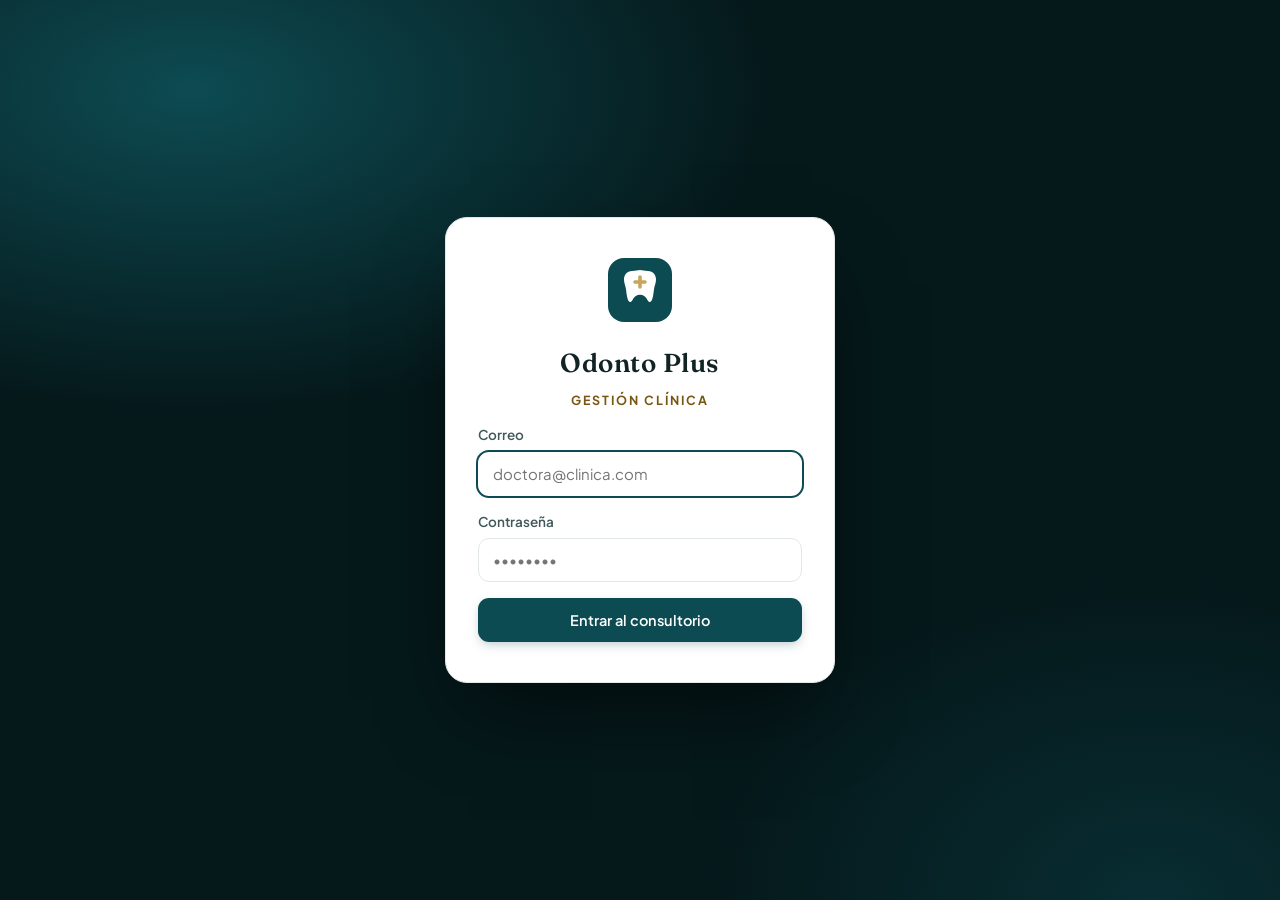
<file: pb_public/index.html>
<!doctype html>
<html lang="es">
<head>
  <meta charset="utf-8">
  <meta name="viewport" content="width=device-width, initial-scale=1, viewport-fit=cover">
  <title>Odonto Plus · Gestión Clínica</title>
  
  <!-- PWA & Identidad -->
  <meta name="application-name" content="Odonto Plus">
  <meta name="apple-mobile-web-app-title" content="Odonto Plus">
  <meta name="theme-color" content="#0d4b52">
  <meta name="color-scheme" content="only light">
  <meta name="description" content="Odonto Plus · Sistema integral de gestión clínica odontológica">
  <link rel="manifest" href="manifest.webmanifest">
  
  <!-- iOS Meta Tags -->
  <meta name="apple-mobile-web-app-capable" content="yes">
  <meta name="apple-mobile-web-app-status-bar-style" content="black-translucent">
  <link rel="apple-touch-icon" href="icons/apple-touch-icon.png">
  
  <!-- Favicons -->
  <link rel="icon" type="image/svg+xml" href="icons/logo.svg">
  <link rel="icon" type="image/png" sizes="192x192" href="icons/icon-192.png">
  <link rel="icon" type="image/png" sizes="512x512" href="icons/icon-512.png">

  <!-- Tipografía Editorial con Carácter: Fraunces (Serif) + Plus Jakarta Sans (UI) -->
  <link rel="preconnect" href="https://fonts.googleapis.com">
  <link rel="preconnect" href="https://fonts.gstatic.com" crossorigin>
  <link href="https://fonts.googleapis.com/css2?family=Fraunces:ital,opsz,wght@0,9..144,400..700;1,9..144,400&family=Plus+Jakarta+Sans:wght@400;500;600;700&display=swap" rel="stylesheet">
  
  <link rel="stylesheet" href="style.css">
</head>
<body>
  <div id="app"></div>
  <script type="module" src="js/app.js"></script>
</body>
</html>
</file>
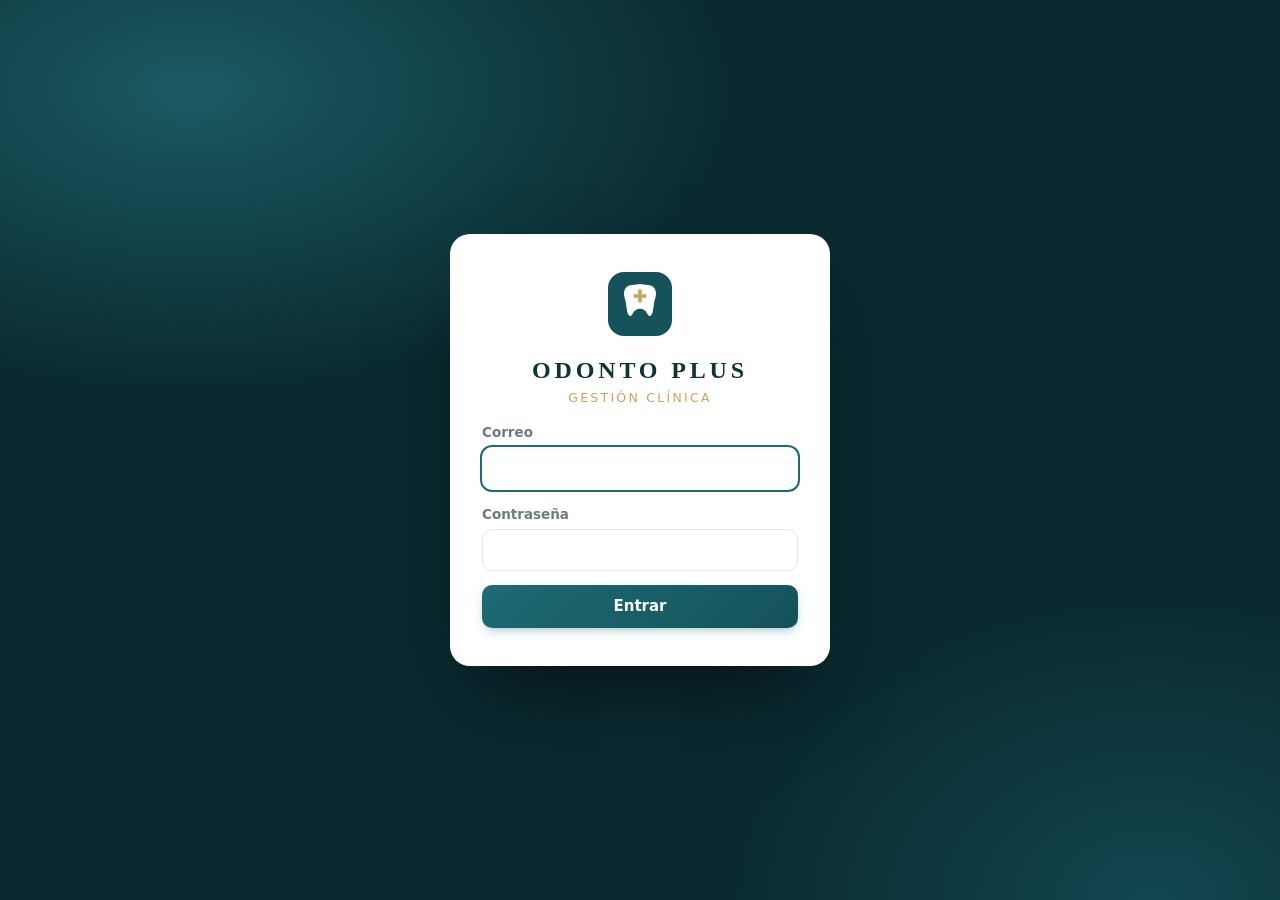
<file: parche maestro/ODONTO-PLUS-parche-2/pb_public/index.html>
<!doctype html>
<html lang="es"><head><meta charset="utf-8"><meta name="viewport" content="width=device-width,initial-scale=1,viewport-fit=cover">
<title>ODONTO PLUS</title><meta name="application-name" content="ODONTO PLUS"><meta name="apple-mobile-web-app-title" content="ODONTO PLUS"><meta name="theme-color" content="#0f3a41">
<meta name="description" content="ODONTO PLUS · Gestión clínica odontológica"><meta property="og:title" content="ODONTO PLUS"><meta property="og:site_name" content="ODONTO PLUS">
<link rel="icon" href="data:image/svg+xml,%3Csvg xmlns='http://www.w3.org/2000/svg' viewBox='0 0 32 32'%3E%3Crect width='32' height='32' rx='8' fill='%230f3a41'/%3E%3Cpath d='M16 6c-1.200 0-2 .5-4 .5C9.500 6.500 8 8.300 8 10.800c0 1.800.7 2.800 1 4.800.3 2.200.6 6.400 2.200 6.400 1.300 0 1.300-3.600 4.800-3.600s3.500 3.600 4.800 3.600c1.600 0 1.900-4.200 2.200-6.400.3-2 1-3 1-4.800 0-2.500-1.500-4.300-4-4.300-2 0-2.800-.5-4-.5z' fill='%23fff'/%3E%3Cpath d='M16 9.500v5M13.500 12h5' stroke='%23c9a45c' stroke-width='1.800' stroke-linecap='round'/%3E%3C/svg%3E"><link rel="apple-touch-icon" href="data:image/svg+xml,%3Csvg xmlns='http://www.w3.org/2000/svg' viewBox='0 0 32 32'%3E%3Crect width='32' height='32' rx='8' fill='%230f3a41'/%3E%3Cpath d='M16 6c-1.200 0-2 .5-4 .5C9.500 6.500 8 8.300 8 10.800c0 1.800.7 2.800 1 4.800.3 2.200.6 6.400 2.200 6.400 1.300 0 1.300-3.600 4.800-3.600s3.500 3.600 4.800 3.600c1.600 0 1.900-4.200 2.200-6.400.3-2 1-3 1-4.800 0-2.500-1.500-4.300-4-4.300-2 0-2.800-.5-4-.5z' fill='%23fff'/%3E%3Cpath d='M16 9.500v5M13.500 12h5' stroke='%23c9a45c' stroke-width='1.800' stroke-linecap='round'/%3E%3C/svg%3E"><link rel="stylesheet" href="style.css"></head>
<body><div id="app"></div><script type="module" src="js/app.js"></script></body></html>
</file>
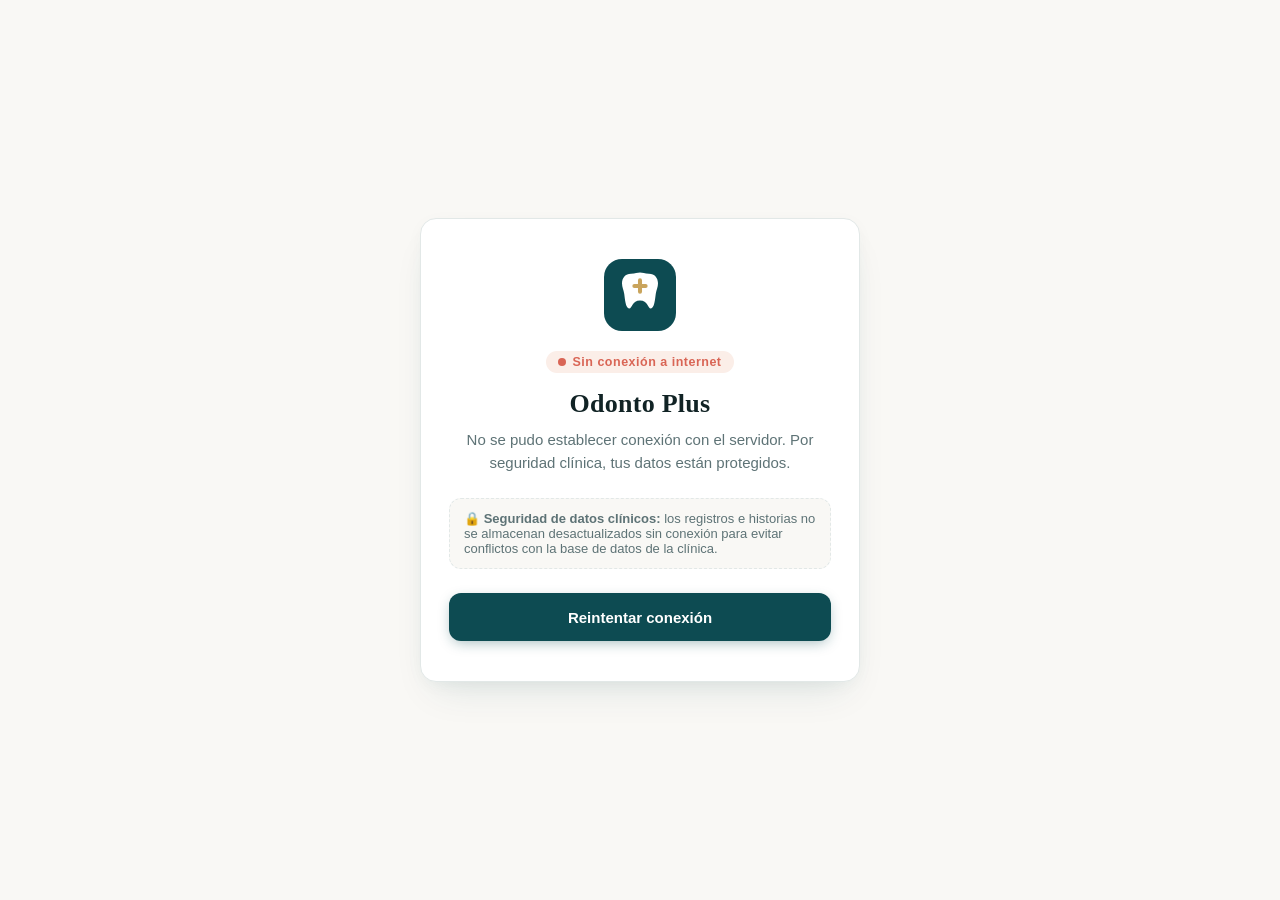
<file: pb_public/offline.html>
<!doctype html>
<html lang="es">
<head>
  <meta charset="utf-8">
  <meta name="viewport" content="width=device-width, initial-scale=1, viewport-fit=cover">
  <title>Odonto Plus · Sin conexión</title>
  <meta name="theme-color" content="#0d4b52">
  <style>
    :root {
      --bg: #f9f8f5;
      --surface: #ffffff;
      --ink: #112325;
      --mut: #5e7376;
      --pri: #0d4b52;
      --pri-hover: #08363b;
      --coral: #d96555;
      --gold: #c9a45c;
      --ln: #e2e8e7;
      --r: 16px;
    }
    * { box-sizing: border-box; margin: 0; padding: 0; }
    body {
      background: var(--bg);
      color: var(--ink);
      font-family: -apple-system, BlinkMacSystemFont, "Segoe UI", Roboto, sans-serif;
      min-height: 100dvh;
      display: grid;
      place-items: center;
      padding: 24px;
      text-align: center;
    }
    .offline-card {
      background: var(--surface);
      border: 1px solid var(--ln);
      border-radius: var(--r);
      padding: 40px 28px;
      max-width: 440px;
      width: 100%;
      box-shadow: 0 4px 20px -6px rgba(13, 75, 82, 0.08), 0 20px 40px -15px rgba(13, 75, 82, 0.12);
      animation: enter 0.3s cubic-bezier(0.16, 1, 0.3, 1) forwards;
    }
    @keyframes enter {
      from { opacity: 0; transform: scale(0.95); }
      to { opacity: 1; transform: scale(1); }
    }
    .logo-badge {
      width: 72px;
      height: 72px;
      margin: 0 auto 20px;
      display: flex;
      align-items: center;
      justify-content: center;
    }
    .logo-badge svg {
      width: 100%;
      height: 100%;
    }
    .tag {
      display: inline-flex;
      align-items: center;
      gap: 6px;
      background: #fbeee8;
      color: var(--coral);
      padding: 4px 12px;
      border-radius: 99px;
      font-size: 12.5px;
      font-weight: 600;
      letter-spacing: 0.04em;
      margin-bottom: 16px;
    }
    .tag::before {
      content: '';
      width: 8px;
      height: 8px;
      border-radius: 50%;
      background: var(--coral);
    }
    h1 {
      font-family: Georgia, "Times New Roman", serif;
      font-size: 26px;
      font-weight: 600;
      color: var(--ink);
      letter-spacing: 0.01em;
      margin-bottom: 10px;
    }
    p {
      color: var(--mut);
      font-size: 15px;
      line-height: 1.5;
      margin-bottom: 24px;
    }
    .note {
      background: var(--bg);
      border: 1px dashed var(--ln);
      border-radius: 12px;
      padding: 12px 14px;
      font-size: 13px;
      color: var(--mut);
      margin-bottom: 24px;
      text-align: left;
    }
    .btn {
      display: inline-flex;
      align-items: center;
      justify-content: center;
      width: 100%;
      min-height: 48px;
      background: var(--pri);
      color: #fff;
      border: 0;
      border-radius: 12px;
      font-size: 15px;
      font-weight: 600;
      cursor: pointer;
      text-decoration: none;
      box-shadow: 0 4px 14px -3px rgba(13, 75, 82, 0.4);
      transition: background 0.15s ease-out, transform 0.15s cubic-bezier(0.16, 1, 0.3, 1);
    }
    .btn:hover { background: var(--pri-hover); }
    .btn:active { transform: scale(0.97); }
    @media (prefers-reduced-motion: reduce) {
      .offline-card { animation: none; }
      .btn:active { transform: none; }
    }
  </style>
</head>
<body>
  <div class="offline-card">
    <div class="logo-badge">
      <svg viewBox="0 0 32 32" aria-hidden="true">
        <rect width="32" height="32" rx="8" fill="#0d4b52"/>
        <path d="M16 6c-1.2 0-2 .5-4 .5-2.5 0-4 1.8-4 4.3 0 1.8.7 2.8 1 4.8.3 2.2.6 6.4 2.2 6.4 1.3 0 1.3-3.6 4.8-3.6s3.5 3.6 4.8 3.6c1.6 0 1.9-4.2 2.2-6.4.3-2 1-3 1-4.8 0-2.5-1.5-4.3-4-4.3-2 0-2.8-.5-4-.5z" fill="#fff"/>
        <path d="M16 9.5v5M13.5 12h5" stroke="#c9a45c" stroke-width="1.8" stroke-linecap="round"/>
      </svg>
    </div>
    <div class="tag">Sin conexión a internet</div>
    <h1>Odonto Plus</h1>
    <p>No se pudo establecer conexión con el servidor. Por seguridad clínica, tus datos están protegidos.</p>
    <div class="note">
      🔒 <b>Seguridad de datos clínicos:</b> los registros e historias no se almacenan desactualizados sin conexión para evitar conflictos con la base de datos de la clínica.
    </div>
    <button class="btn" id="retry">Reintentar conexión</button>
  </div>
  <script>
    const btn = document.getElementById('retry');
    btn.onclick = () => {
      btn.textContent = 'Verificando…';
      btn.disabled = true;
      setTimeout(() => window.location.reload(), 400);
    };
    window.addEventListener('online', () => {
      btn.textContent = '¡Conexión recuperada! Entrando…';
      setTimeout(() => window.location.reload(), 300);
    });
  </script>
</body>
</html>
</file>
<file: pb_public/style.css>
/* ==========================================================================
   ODONTO PLUS · DISEÑO EDITORIAL CLÍNICO & CRAFT FLOOR (PARCHE 6.1 HARDEN)
   Paleta: Marfil Porcelana · Tinta Verdosa · Verde-Teal Profundo · Coral Suave
   Movimiento: Física Emil Kowalski (:active scale 0.97, entradas scale 0.95 + opacity 0)
   Contraste: WCAG AA Estricto (Textos ≥ 4.5:1, Gran Texto/Iconos ≥ 3:1)
   ========================================================================== */

:root {
  color-scheme: only light;
  /* Paleta Curada (Modo Claro - Marfil Porcelana) */
  --bg: #f9f8f5;
  --bg-subtle: #f2efe9;
  --surface: #ffffff;
  --surface-raised: #fcfbf9;
  --ink: #112325;
  --ink-light: #2c4447;
  
  /* Gris atenuado ajustado para pasar contraste WCAG AA (≥ 4.5:1) sobre blanco y marfil */
  --mut: #41575a;
  --mut-light: #678083;
  
  --pri: #0d4b52;
  --pri-hover: #08373c;
  --pri-active: #05262a;
  --pri-subtle: #e7f2f3;
  --pri-border: #b8d7da;
  
  /* Coral fill/borde vs Coral texto oscuro (contraste 5.67:1 sobre blanco) */
  --coral: #d96555;
  --coral-hover: #c45444;
  --coral-subtle: #fbeee8;
  --coral-border: #f5cac3;
  --coral-text: #ad3426;

  /* Verde fill/borde vs Verde texto oscuro (contraste 6.52:1 sobre blanco) */
  --ok: #1c7c54;
  --ok-hover: #156242;
  --ok-subtle: #e8f5ee;
  --ok-border: #bde4ce;
  --ok-text: #146342;

  /* Dorado fill/borde vs Dorado texto oscuro (contraste 6.45:1 sobre blanco) */
  --gold: #c9a45c;
  --gold-hover: #b08d47;
  --gold-subtle: #fbf6ec;
  --gold-border: #eddab3;
  --gold-text: #785712;

  --ln: #e2e8e7;
  --ln-strong: #cbd6d4;

  --dk: #08282d;
  --dk-surface: #0e373d;

  --r-sm: 8px;
  --r: 14px;
  --r-lg: 20px;
  --r-pill: 9999px;

  --shadow-sm: 0 1px 3px rgba(13, 75, 82, 0.05), 0 1px 2px rgba(13, 75, 82, 0.03);
  --shadow-md: 0 4px 14px -3px rgba(13, 75, 82, 0.08), 0 2px 6px -2px rgba(13, 75, 82, 0.04);
  --shadow-lg: 0 16px 36px -8px rgba(13, 75, 82, 0.14), 0 4px 12px -2px rgba(13, 75, 82, 0.06);

  --font-serif: "Fraunces", Georgia, "Times New Roman", serif;
  --font-sans: "Plus Jakarta Sans", system-ui, -apple-system, Roboto, sans-serif;
  --font-mono: ui-monospace, Menlo, Consolas, "Courier New", monospace;

  --ease-spring: cubic-bezier(0.16, 1, 0.3, 1);
  --dur-fast: 150ms;
  --dur-med: 220ms;
}

/* Modo oscuro desactivado — la app siempre usa la paleta Marfil Porcelana */

/* Reset y Base */
*, *::before, *::after {
  box-sizing: border-box;
}

html, body {
  margin: 0;
  padding: 0;
  max-width: 100%;
  overflow-x: hidden;
  background-color: var(--bg);
  color: var(--ink);
  font-family: var(--font-sans);
  font-size: 15px;
  line-height: 1.5;
  -webkit-font-smoothing: antialiased;
  -moz-osx-font-smoothing: grayscale;
}

button, input, select, textarea {
  font-family: inherit;
  font-size: inherit;
  color: inherit;
}

/* Tipografía de Títulos Editorial */
h1, h2, h3, .brand b, .mtop b {
  font-family: var(--font-serif);
  font-weight: 600;
  letter-spacing: -0.01em;
  color: var(--ink);
}

h2 {
  font-size: 28px;
  line-height: 1.2;
  margin: 0 0 20px;
}

h3 {
  font-size: 18px;
  line-height: 1.3;
  margin: 0;
}

/* Números Tabulares en Toda la Contabilidad y Mediciones */
table td, .sum b, .caries b, .dl dd, .dl2 dd, .pd-cells input, .nic, .num, .od-sum {
  font-variant-numeric: tabular-nums;
  font-feature-settings: "tnum";
}

/* Microinteracciones Físicas Emil Kowalski */
.btn, .chip, .tl, tr[data-o], .desktop-nav a, .mobile-bottom-nav a, .nav-item-btn, 
.seg button, .ib, .sheet-item, .shg button, .out, .pwa-install-trigger {
  transition: transform var(--dur-fast) var(--ease-spring),
              background-color var(--dur-fast) ease-out,
              border-color var(--dur-fast) ease-out,
              box-shadow var(--dur-fast) ease-out,
              color var(--dur-fast) ease-out,
              opacity var(--dur-fast) ease-out;
}

.btn:active, .chip:active, .tl:active, .seg button:active, .ib:active, 
.sheet-item:active, .shg button:active, .nav-item-btn:active, .pwa-install-trigger:active {
  transform: scale(0.97);
}

.desktop-nav a:active, .mobile-bottom-nav a:active {
  transform: scale(0.95);
}

@media (prefers-reduced-motion: reduce) {
  *, *::before, *::after {
    animation-duration: 0.001ms !important;
    animation-iteration-count: 1 !important;
    transition-duration: 0.001ms !important;
  }
  .btn:active, .chip:active, .tl:active, .seg button:active, .ib:active,
  .sheet-item:active, .shg button:active, .nav-item-btn:active, .pwa-install-trigger:active {
    transform: none !important;
  }
}

/* ==========================================================================
   DESKTOP SIDEBAR FIJA
   ========================================================================== */
aside#main-sidebar {
  position: fixed;
  inset: 0 auto 0 0;
  width: 240px;
  background: var(--dk);
  color: #d6e7e9;
  display: flex;
  flex-direction: column;
  padding: 22px 14px;
  z-index: 25;
  box-shadow: 4px 0 28px rgba(8, 40, 45, 0.22);
}

.brand {
  display: flex;
  align-items: center;
  gap: 12px;
  padding: 4px 10px 18px;
  border-bottom: 1px solid rgba(255, 255, 255, 0.08);
}

.brand .logo-svg {
  width: 38px;
  height: 38px;
  flex: none;
}

.brand b {
  display: block;
  font-size: 18px;
  line-height: 1.1;
  color: #ffffff;
  letter-spacing: 0.04em;
}

.brand small {
  display: block;
  margin-top: 3px;
  font-size: 12px;
  color: #92b8bc;
  letter-spacing: 0.02em;
}

/* Indicador Discreto de Estado de Red */
.sidebar-status-wrap {
  padding: 12px 10px 6px;
}

.net-status {
  display: inline-flex;
  align-items: center;
  gap: 7px;
  padding: 4px 10px;
  border-radius: var(--r-pill);
  font-size: 11.5px;
  font-weight: 600;
  letter-spacing: 0.03em;
  background: rgba(255, 255, 255, 0.08);
  color: #b5d5d8;
}

.net-dot {
  width: 7px;
  height: 7px;
  border-radius: 50%;
  background: #34d399;
  box-shadow: 0 0 8px rgba(52, 211, 153, 0.6);
}

.net-status.offline {
  background: rgba(217, 101, 85, 0.15);
  color: #fca597;
}

.net-status.offline .net-dot {
  background: var(--coral);
  box-shadow: 0 0 8px rgba(217, 101, 85, 0.6);
}

.nav-section-title {
  font-size: 10.5px;
  text-transform: uppercase;
  letter-spacing: 0.1em;
  color: #70979b;
  font-weight: 700;
  padding: 14px 12px 4px;
}

.desktop-nav {
  display: flex;
  flex-direction: column;
  gap: 3px;
  flex: 1;
  overflow-y: auto;
  margin-top: 6px;
  scrollbar-width: thin;
}

.desktop-nav a {
  display: flex;
  align-items: center;
  gap: 12px;
  padding: 10px 14px;
  border-radius: 11px;
  color: #b6d3d6;
  text-decoration: none;
  font-size: 14px;
  font-weight: 500;
  min-height: 44px;
}

.desktop-nav a .nav-ic {
  width: 19px;
  height: 19px;
  fill: none;
  stroke: currentColor;
  stroke-width: 1.8;
  stroke-linecap: round;
  stroke-linejoin: round;
  flex: none;
}

.desktop-nav a:hover {
  background: rgba(255, 255, 255, 0.08);
  color: #ffffff;
}

.desktop-nav a.on {
  background: rgba(255, 255, 255, 0.14);
  color: #ffffff;
  font-weight: 600;
  box-shadow: inset 3px 0 0 var(--gold);
}

.sidebar-footer {
  display: flex;
  flex-direction: column;
  gap: 8px;
  padding-top: 14px;
  border-top: 1px solid rgba(255, 255, 255, 0.08);
}

.out {
  background: transparent;
  border: 1px solid rgba(255, 255, 255, 0.18);
  color: #b6d3d6;
  border-radius: 10px;
  padding: 10px 14px;
  cursor: pointer;
  font-size: 13.5px;
  font-weight: 500;
  text-align: center;
  min-height: 44px;
}

.out:hover {
  background: rgba(255, 255, 255, 0.08);
  color: #ffffff;
  border-color: rgba(255, 255, 255, 0.3);
}

/* ==========================================================================
   BOTÓN DISCRETO "INSTALAR APP" (TAMAÑO PULIDO)
   ========================================================================== */
.pwa-install-trigger {
  font-size: 12.5px;
  font-weight: 500;
  color: var(--pri);
  display: inline-flex;
  align-items: center;
  justify-content: center;
  gap: 6px;
}

.pwa-install-trigger .nav-ic, .pwa-install-trigger svg {
  width: 14px;
  height: 14px;
  stroke-width: 2;
  flex: none;
}

.header-install-btn {
  height: 32px;
  min-height: 32px;
  padding: 4px 12px;
  border-radius: var(--r-pill);
  font-size: 12px;
  border: 1px solid var(--ln-strong);
  background: var(--surface);
  color: var(--pri);
  box-shadow: var(--shadow-sm);
}

.header-install-btn:hover {
  background: var(--pri-subtle);
  border-color: var(--pri-border);
}

.sidebar-footer .pwa-install-trigger {
  color: #d6e7e9;
  border-color: rgba(255, 255, 255, 0.18);
  min-height: 38px;
}

.sidebar-footer .pwa-install-trigger:hover {
  background: rgba(255, 255, 255, 0.08);
  color: #ffffff;
}

/* ==========================================================================
   MAIN CONTENT LAYOUT (DESKTOP)
   ========================================================================== */
main {
  margin-left: 240px;
  padding: 32px 40px 60px;
  max-width: 1280px;
  min-width: 0;
}

.top-header {
  display: flex;
  justify-content: space-between;
  align-items: center;
  margin-bottom: 8px;
}

.mtop {
  display: none;
}

.page-title-row {
  display: flex;
  justify-content: space-between;
  align-items: baseline;
  gap: 14px;
}

/* ==========================================================================
   TARJETAS, CONTENEDORES Y TABLAS
   ========================================================================== */
.card {
  background: var(--surface);
  border: 1px solid var(--ln);
  border-radius: var(--r);
  padding: 20px 22px;
  box-shadow: var(--shadow-sm);
}

.card:hover {
  box-shadow: var(--shadow-md);
}

.tw {
  background: var(--surface);
  border: 1px solid var(--ln);
  border-radius: var(--r);
  overflow: hidden;
  box-shadow: var(--shadow-sm);
}

table {
  width: 100%;
  border-collapse: collapse;
}

th {
  text-align: left;
  font-size: 12.5px;
  text-transform: uppercase;
  letter-spacing: 0.04em;
  color: var(--mut);
  font-weight: 700;
  padding: 13px 16px;
  background: var(--bg-subtle);
  border-bottom: 1px solid var(--ln);
  white-space: nowrap;
}

td {
  padding: 13px 16px;
  border-bottom: 1px solid var(--ln);
  color: var(--ink);
}

tr:last-child td {
  border-bottom: 0;
}

tr[data-o] {
  cursor: pointer;
}

tr[data-o]:hover td {
  background: var(--pri-subtle);
}

tr.low td {
  background: var(--coral-subtle);
}

.act {
  text-align: right;
  white-space: nowrap;
}

.ib {
  border: 0;
  background: transparent;
  cursor: pointer;
  font-size: 16px;
  padding: 8px;
  border-radius: var(--r-sm);
  min-width: 44px;
  min-height: 44px;
  display: inline-flex;
  align-items: center;
  justify-content: center;
}

.ib:hover {
  background: var(--pri-subtle);
}

/* Barra de Herramientas y Filtros */
.bar {
  display: flex;
  gap: 12px;
  flex-wrap: wrap;
  align-items: center;
  margin-bottom: 18px;
}

.search, .mo {
  padding: 10px 14px;
  border: 1px solid var(--ln);
  border-radius: 11px;
  background: var(--surface);
  color: var(--ink);
  min-width: 220px;
  min-height: 44px;
  font-size: 14.5px;
}

.search:focus, .mo:focus {
  outline: 2px solid var(--pri);
  border-color: transparent;
}

.chips, .tabs {
  display: flex;
  gap: 8px;
  flex-wrap: wrap;
  align-items: center;
}

.chip {
  border: 1px solid var(--ln);
  background: var(--surface);
  color: var(--ink);
  border-radius: var(--r-pill);
  padding: 8px 16px;
  cursor: pointer;
  font-size: 13.5px;
  font-weight: 500;
  min-height: 44px;
  display: inline-flex;
  align-items: center;
  justify-content: center;
}

.chip:hover {
  border-color: var(--pri-border);
  background: var(--pri-subtle);
}

.chip.on {
  background: var(--pri);
  border-color: var(--pri);
  color: #ffffff;
  font-weight: 600;
}

.chip.bad.on {
  background: var(--coral-text);
  border-color: var(--coral-text);
  color: #ffffff;
}

/* Botones */
.btn {
  background: var(--pri);
  color: #ffffff;
  border: 0;
  border-radius: 11px;
  padding: 11px 20px;
  cursor: pointer;
  font-size: 14.5px;
  font-weight: 600;
  display: inline-flex;
  align-items: center;
  justify-content: center;
  gap: 8px;
  min-height: 44px;
  box-shadow: 0 4px 12px -3px rgba(13, 75, 82, 0.35);
  text-decoration: none;
}

.btn:hover {
  background: var(--pri-hover);
}

.btn:disabled {
  opacity: 0.45;
  cursor: not-allowed;
  transform: none !important;
}

.btn.ghost {
  background: var(--surface);
  color: var(--ink);
  border: 1px solid var(--ln);
  box-shadow: var(--shadow-sm);
}

.btn.ghost:hover {
  background: var(--bg-subtle);
  border-color: var(--ln-strong);
}

.btn.sm {
  padding: 7px 14px;
  font-size: 13px;
  min-height: 38px;
  border-radius: 9px;
}

.btn.wide {
  width: 100%;
}

.btn.dirty {
  animation: pulsoGuardar 1.6s ease-in-out infinite;
}

@keyframes pulsoGuardar {
  0%, 100% { box-shadow: 0 4px 12px -3px rgba(13, 75, 82, 0.4); }
  50% { box-shadow: 0 0 0 4px rgba(201, 164, 92, 0.45); }
}

/* Badges con Contraste WCAG AA */
.badge {
  display: inline-flex;
  align-items: center;
  padding: 3px 10px;
  border-radius: var(--r-pill);
  font-size: 12px;
  font-weight: 600;
  background: var(--bg-subtle);
  color: var(--ink);
}

.badge.green {
  background: var(--ok-subtle);
  color: var(--ok-text);
  border: 1px solid var(--ok-border);
}

.badge.red {
  background: var(--coral-subtle);
  color: var(--coral-text);
  border: 1px solid var(--coral-border);
}

.badge.blue {
  background: var(--pri-subtle);
  color: var(--pri);
  border: 1px solid var(--pri-border);
}

/* Resúmenes y Tarjetas de Métricas */
.sum {
  display: grid;
  grid-template-columns: repeat(auto-fit, minmax(210px, 1fr));
  gap: 14px;
  margin-bottom: 20px;
}

.sum:empty {
  display: none;
}

.sum .card {
  display: flex;
  flex-direction: column;
  gap: 4px;
}

.sum small {
  color: var(--mut);
  font-size: 13px;
  font-weight: 500;
}

.sum b {
  font-size: 26px;
  line-height: 1.15;
  color: var(--ink);
}

.sum span {
  font-size: 12.5px;
  color: var(--mut);
}

/* Colores de texto accesibles WCAG AA */
.pos { color: var(--ok-text) !important; }
.neg { color: var(--coral-text) !important; }

/* Grid de Columnas */
.two {
  display: grid;
  grid-template-columns: 1fr 1fr;
  gap: 18px;
  margin-bottom: 20px;
}

.two h3 {
  margin-bottom: 14px;
}

.two ul {
  list-style: none;
  margin: 0;
  padding: 0;
}

.two li {
  padding: 10px 0;
  border-bottom: 1px solid var(--ln);
  display: flex;
  justify-content: space-between;
  align-items: center;
  gap: 10px;
}

.two li:last-child {
  border-bottom: 0;
}

/* Formularios y Modales */
label {
  display: flex;
  flex-direction: column;
  gap: 6px;
  font-size: 13.5px;
  color: var(--mut);
  font-weight: 600;
}

label input, label select, label textarea {
  padding: 11px 14px;
  border: 1px solid var(--ln);
  border-radius: 11px;
  background: var(--surface);
  color: var(--ink);
  font-weight: 400;
  font-size: 15px;
  min-height: 44px;
}

label input:focus, label select:focus, label textarea:focus {
  outline: 2px solid var(--pri);
  border-color: transparent;
}

.chk {
  flex-direction: row;
  align-items: center;
  gap: 10px;
  color: var(--ink);
  font-weight: 500;
  font-size: 14.5px;
  cursor: pointer;
  min-height: 44px;
}

.chk input {
  width: 20px;
  height: 20px;
  accent-color: var(--pri);
  min-height: 20px;
}

.ov {
  position: fixed;
  inset: 0;
  background: rgba(8, 40, 45, 0.45);
  backdrop-filter: blur(4px);
  display: grid;
  place-items: center;
  z-index: 50;
  padding: 18px;
  animation: overlayFade var(--dur-fast) ease-out forwards;
}

.modal {
  background: var(--surface);
  border: 1px solid var(--ln);
  border-radius: var(--r-lg);
  padding: 26px 28px;
  width: min(580px, 100%);
  max-height: 90vh;
  overflow-y: auto;
  display: grid;
  gap: 18px;
  box-shadow: var(--shadow-lg);
  animation: modalEnter var(--dur-med) var(--ease-spring) forwards;
}

@keyframes overlayFade {
  from { opacity: 0; }
  to { opacity: 1; }
}

@keyframes modalEnter {
  from {
    opacity: 0;
    transform: scale(0.95);
  }
  to {
    opacity: 1;
    transform: scale(1);
  }
}

.grid {
  display: grid;
  grid-template-columns: 1fr 1fr;
  gap: 14px;
}

.grid label:has(textarea), .grid .chk.full {
  grid-column: 1 / -1;
}

.row.end {
  display: flex;
  justify-content: flex-end;
  gap: 10px;
}

/* ==========================================================================
   TOASTS & NOTIFICACIONES PWA
   ========================================================================== */
.toast {
  position: fixed;
  bottom: 24px;
  left: 50%;
  transform: translateX(-50%);
  background: var(--dk);
  color: #ffffff;
  padding: 12px 22px;
  border-radius: 12px;
  z-index: 100;
  font-size: 14px;
  font-weight: 500;
  box-shadow: var(--shadow-lg);
  animation: toastIn var(--dur-med) var(--ease-spring) forwards;
}

.toast.err {
  background: var(--coral-text);
}

@keyframes toastIn {
  from {
    opacity: 0;
    transform: translate(-50%, 14px) scale(0.95);
  }
  to {
    opacity: 1;
    transform: translate(-50%, 0) scale(1);
  }
}

/* Toast de Actualización de la PWA */
.pwa-toast {
  position: fixed;
  bottom: 24px;
  right: 24px;
  background: var(--surface);
  border: 1px solid var(--ln);
  border-radius: 14px;
  padding: 14px 18px;
  display: flex;
  align-items: center;
  gap: 16px;
  box-shadow: var(--shadow-lg);
  z-index: 110;
  animation: modalEnter var(--dur-med) var(--ease-spring) forwards;
}

.pwa-toast-content {
  display: flex;
  align-items: center;
  gap: 10px;
}

.pwa-toast-dot {
  width: 9px;
  height: 9px;
  border-radius: 50%;
  background: var(--gold);
  box-shadow: 0 0 10px rgba(201, 164, 92, 0.7);
}

.pwa-toast b {
  display: block;
  font-size: 13.5px;
  color: var(--ink);
}

.pwa-toast small {
  display: block;
  font-size: 12px;
  color: var(--mut);
}

/* Modal Instructivo iOS */
.ios-guide {
  width: min(480px, 100%);
}

.ios-steps {
  display: grid;
  gap: 14px;
  margin: 12px 0 20px;
}

.ios-step {
  display: flex;
  align-items: flex-start;
  gap: 14px;
  background: var(--bg-subtle);
  border: 1px solid var(--ln);
  border-radius: 12px;
  padding: 12px 14px;
}

.ios-step-num {
  width: 28px;
  height: 28px;
  border-radius: 50%;
  background: var(--pri);
  color: #fff;
  display: flex;
  align-items: center;
  justify-content: center;
  font-size: 13px;
  font-weight: 700;
  flex: none;
}

.ios-step-txt {
  font-size: 14px;
  line-height: 1.4;
  color: var(--ink);
}

.ios-icon-badge {
  display: inline-flex;
  align-items: center;
  gap: 5px;
  background: var(--surface);
  border: 1px solid var(--ln);
  border-radius: 6px;
  padding: 2px 7px;
  font-size: 12px;
  font-weight: 600;
  color: var(--pri);
  margin-top: 4px;
}

/* Skeletons de Carga Shimmer */
.skeleton-wrap {
  display: grid;
  gap: 16px;
  padding: 6px 0;
}

.skeleton-bar, .skeleton-card, .skeleton-table {
  background: linear-gradient(90deg, var(--ln) 25%, var(--bg-subtle) 50%, var(--ln) 75%);
  background-size: 200% 100%;
  animation: skeletonShimmer 1.8s infinite;
  border-radius: 12px;
}

.skeleton-bar {
  height: 46px;
  width: 60%;
}

.skeleton-grid {
  display: grid;
  grid-template-columns: repeat(auto-fit, minmax(200px, 1fr));
  gap: 14px;
}

.skeleton-card {
  height: 90px;
}

.skeleton-table {
  height: 260px;
}

@keyframes skeletonShimmer {
  0% { background-position: 200% 0; }
  100% { background-position: -200% 0; }
}

/* Empty States */
.empty {
  padding: 44px 20px;
  text-align: center;
  color: var(--mut);
}

.empty-card {
  text-align: center;
  padding: 38px 24px;
}

.empty-icon {
  font-size: 40px;
  margin-bottom: 10px;
}

/* ==========================================================================
   HISTORIA CLÍNICA, ODONTODIAGRAMA Y PERIODONTOGRAMA
   ========================================================================== */
.hc {
  display: grid;
  gap: 18px;
}

.hc h3 {
  font-size: 17px;
  margin-bottom: 12px;
}

.hc-h {
  display: flex;
  justify-content: space-between;
  align-items: baseline;
  gap: 10px;
  flex-wrap: wrap;
}

.dl2 {
  display: grid;
  grid-template-columns: repeat(auto-fit, minmax(180px, 1fr));
  gap: 12px 20px;
  margin: 0 0 16px;
}

.dl2 dt {
  font-size: 11.5px;
  color: var(--mut);
  font-weight: 700;
  text-transform: uppercase;
  letter-spacing: 0.05em;
}

.dl2 dd {
  margin: 2px 0 0;
  font-weight: 600;
  color: var(--ink);
  word-break: break-word;
}

.q {
  display: grid;
  grid-template-columns: 1fr auto;
  gap: 10px 16px;
  align-items: center;
  padding: 11px 0;
  border-bottom: 1px solid var(--ln);
}

.q:last-child {
  border-bottom: 0;
}

.seg {
  display: inline-flex;
  border: 1px solid var(--ln);
  border-radius: 11px;
  overflow: hidden;
  background: var(--surface);
}

.seg button {
  border: 0;
  background: transparent;
  padding: 8px 18px;
  cursor: pointer;
  font-weight: 600;
  color: var(--mut);
  min-width: 58px;
  min-height: 44px;
}

.seg button + button {
  border-left: 1px solid var(--ln);
}

.seg button.on {
  background: var(--pri);
  color: #ffffff;
}

.seg button.on.bad {
  background: var(--coral-text);
  color: #ffffff;
}

.caries {
  border: 1px solid var(--coral-border);
  background: var(--coral-subtle);
  border-radius: 12px;
  padding: 10px 16px;
  display: flex;
  flex-direction: column;
  font-size: 12px;
  color: var(--coral-text);
  font-weight: 700;
  text-transform: uppercase;
  letter-spacing: 0.05em;
}

.caries b {
  font-size: 28px;
  color: var(--coral-text);
  line-height: 1.1;
}

.hbar {
  position: sticky;
  bottom: 16px;
  z-index: 20;
  display: flex;
  justify-content: flex-end;
  align-items: center;
  gap: 12px;
  background: rgba(255, 255, 255, 0.94);
  backdrop-filter: blur(8px);
  border: 1px solid var(--ln);
  border-radius: 16px;
  padding: 12px 18px;
  box-shadow: var(--shadow-lg);
}


.hbar .ind {
  margin-right: auto;
  color: var(--mut);
  font-size: 13.5px;
}

.hbar .btn.dirty ~ .ind {
  color: var(--coral-text);
  font-weight: 600;
}

/* Odontodiagrama */
.od-top {
  display: flex;
  justify-content: space-between;
  gap: 12px;
  flex-wrap: wrap;
  align-items: center;
  margin-bottom: 14px;
}

.od-hint {
  color: var(--mut);
  font-size: 13.5px;
}

.od-acts {
  display: flex;
  gap: 8px;
  flex-wrap: wrap;
}

.od-tools {
  display: flex;
  gap: 8px;
  flex-wrap: wrap;
  margin-bottom: 14px;
}

.tl {
  display: inline-flex;
  align-items: center;
  gap: 8px;
  border: 1px solid var(--ln);
  background: var(--surface);
  border-radius: var(--r-pill);
  padding: 8px 15px;
  cursor: pointer;
  font-size: 13.5px;
  min-height: 44px;
  white-space: nowrap;
}

.tl i {
  width: 13px;
  height: 13px;
  border-radius: 50%;
  display: inline-block;
  flex: none;
}

.tl i.er {
  background: var(--bg-subtle);
  color: var(--mut);
  font: 700 10px/13px sans-serif;
  text-align: center;
  font-style: normal;
}

.tl.on {
  background: var(--dk);
  border-color: var(--dk);
  color: #ffffff;
  font-weight: 600;
}

.od-wrap {
  background: var(--surface-raised);
  border: 1px solid var(--ln);
  border-radius: 14px;
  padding: 14px 10px;
  overflow-x: auto;
  -webkit-overflow-scrolling: touch;
  touch-action: manipulation;
  scrollbar-width: thin;
}

.od-svg, .pd-svg {
  display: block;
  width: 100%;
  height: auto;
  max-width: 900px;
  margin: 0 auto;
  user-select: none;
  -webkit-user-select: none;
}

.od-svg .sf {
  cursor: pointer;
  transition: filter 0.1s;
}

.od-svg .sf:hover {
  filter: brightness(0.88);
  stroke: var(--pri);
  stroke-width: 1.6;
}

.od-svg [data-t] {
  cursor: pointer;
}

.pd-svg .pc {
  cursor: pointer;
}

.pd-svg .pc:hover {
  fill: rgba(13, 75, 82, 0.08);
}

.od-sum {
  margin-top: 12px;
  font-size: 14px;
  color: var(--ink);
}

/* Pantalla de Edición Táctil de un Diente */
.od-sheet, .pd-sheet {
  width: min(560px, 100%);
}

.od-bigw {
  display: flex;
  justify-content: center;
  padding: 10px 0;
}

.od-big {
  width: min(240px, 62vw);
  height: auto;
  overflow: visible;
}

.od-ref {
  text-align: center;
  color: var(--mut);
  font-size: 12.5px;
}

/* Periodontograma */
.pd-leg {
  margin-top: 10px;
  font-size: 12.5px;
  color: var(--mut);
  display: flex;
  gap: 8px 16px;
  flex-wrap: wrap;
  align-items: center;
}

.pd-leg i {
  width: 12px;
  height: 12px;
  border-radius: 3px;
  display: inline-block;
  margin-right: -4px;
}

.pd-leg i.dot {
  background: var(--coral);
  border-radius: 50%;
}

.pd-row {
  display: grid;
  gap: 8px;
}

.pd-cells {
  display: grid;
  grid-template-columns: repeat(3, 1fr);
  gap: 8px;
}

.pd-c {
  border: 1px solid var(--ln);
  border-radius: 12px;
  padding: 8px;
  display: grid;
  gap: 6px;
  align-content: start;
  background: var(--bg-subtle);
}

.pd-c small {
  font-weight: 700;
  color: var(--pri);
  text-transform: uppercase;
  font-size: 11px;
}

.pd-c input {
  padding: 8px;
  width: 100%;
  text-align: center;
  min-height: 44px;
}

/* Compartir e Historial */
.shg {
  display: grid;
  grid-template-columns: repeat(auto-fit, minmax(150px, 1fr));
  gap: 12px;
}

.shg button {
  display: flex;
  flex-direction: column;
  align-items: center;
  gap: 5px;
  border: 1px solid var(--ln);
  background: var(--surface);
  border-radius: 14px;
  padding: 18px 12px;
  cursor: pointer;
  font-size: 26px;
}

.shg button b {
  font-size: 14px;
  font-weight: 600;
  color: var(--ink);
}

.shg button small {
  font-size: 12px;
  color: var(--mut);
}

.shg button:hover:not(:disabled) {
  border-color: var(--pri);
  background: var(--pri-subtle);
}

/* Login View */
.login {
  min-height: 100dvh;
  display: grid;
  place-items: center;
  background: radial-gradient(900px 500px at 15% 10%, #0d4b52 0, transparent 65%),
              radial-gradient(700px 500px at 90% 100%, #082d32 0, transparent 65%),
              #05181a;
  padding: 20px;
}

.lg {
  width: min(390px, 100%);
  display: grid;
  gap: 16px;
  padding: 40px 32px;
  border-radius: 22px;
  text-align: center;
  box-shadow: 0 40px 80px -25px rgba(0, 0, 0, 0.6);
  background: var(--surface);
}

.lg .lgo svg {
  width: 64px;
  height: 64px;
}

.lg h1 {
  font-size: 26px;
  margin: 0;
  letter-spacing: 0.02em;
}

.lg .tag {
  color: var(--gold-text);
  font-size: 12.5px;
  letter-spacing: 0.16em;
  margin-top: -8px;
  font-weight: 700;
}

.lg label {
  text-align: left;
}

/* Barra Móvil Inferior (Oculta en Desktop) */
.mobile-bottom-nav {
  display: none;
}

/* ==========================================================================
   RESPONSIVE DESIGN (TABLET & MOBILE)
   ========================================================================== */
@media (max-width: 860px) {
  /* Ocultar Sidebar Desktop */
  aside#main-sidebar {
    display: none;
  }

  /* Ajustar Contenedor Principal */
  main {
    margin-left: 0;
    padding: calc(14px + env(safe-area-inset-top)) 16px calc(100px + env(safe-area-inset-bottom));
    max-width: 100%;
  }

  /* Header Superior Móvil */
  .mtop {
    display: flex;
    align-items: center;
    gap: 10px;
  }

  .mtop .logo-svg {
    width: 32px;
    height: 32px;
  }

  .mtop-text b {
    display: block;
    font-size: 16px;
    line-height: 1.1;
  }

  .mtop-text small {
    display: block;
    font-size: 11.5px;
    color: var(--mut);
  }

  /* Barra de Navegación Inferior Móvil Fija (5 accesos directos) */
  .mobile-bottom-nav {
    display: flex;
    position: fixed;
    inset: auto 0 0 0;
    z-index: 40;
    background: var(--surface);
    border-top: 1px solid var(--ln);
    box-shadow: 0 -4px 20px rgba(8, 40, 45, 0.08);
    padding: 6px 4px calc(6px + env(safe-area-inset-bottom));
    justify-content: space-around;
    align-items: center;
  }


  .mobile-bottom-nav a, .nav-item-btn {
    display: flex;
    flex-direction: column;
    align-items: center;
    justify-content: center;
    gap: 3px;
    color: var(--mut);
    text-decoration: none;
    font-size: 11px;
    font-weight: 600;
    padding: 6px 8px;
    border-radius: 10px;
    flex: 1;
    min-height: 48px;
    background: transparent;
    border: 0;
    cursor: pointer;
  }

  .mobile-bottom-nav a .nav-ic, .nav-item-btn .nav-ic {
    width: 21px;
    height: 21px;
    fill: none;
    stroke: currentColor;
    stroke-width: 1.8;
    stroke-linecap: round;
    stroke-linejoin: round;
    flex: none;
  }

  .mobile-bottom-nav a.on, .nav-item-btn.on {
    color: var(--pri);
  }

  .mobile-bottom-nav a.on .nav-ic, .nav-item-btn.on .nav-ic {
    stroke-width: 2.2;
  }

  /* Sheet Móvil para "Más" */
  .mobile-sheet-ov {
    place-items: end center;
    padding: 0;
  }

  .mobile-sheet {
    width: 100%;
    border-radius: 24px 24px 0 0;
    max-height: 85dvh;
    padding: 16px 20px calc(24px + env(safe-area-inset-bottom));
    animation: sheetEnter var(--dur-med) var(--ease-spring) forwards;
  }

  @keyframes sheetEnter {
    from {
      opacity: 0;
      transform: translateY(100%);
    }
    to {
      opacity: 1;
      transform: translateY(0);
    }
  }

  .sheet-drag-handle {
    width: 36px;
    height: 4px;
    border-radius: 99px;
    background: var(--ln-strong);
    margin: 0 auto 12px;
  }

  .mobile-sheet-grid {
    display: grid;
    grid-template-columns: 1fr 1fr;
    gap: 12px;
    margin: 14px 0 20px;
  }

  .sheet-item {
    display: flex;
    align-items: center;
    gap: 12px;
    background: var(--bg-subtle);
    border: 1px solid var(--ln);
    border-radius: 14px;
    padding: 14px 16px;
    text-decoration: none;
    color: var(--ink);
    font-weight: 600;
    font-size: 14.5px;
    min-height: 48px;
  }

  .sheet-item .nav-ic {
    width: 22px;
    height: 22px;
    color: var(--pri);
    stroke-width: 2;
  }

  .sheet-actions {
    display: flex;
    flex-direction: column;
    gap: 10px;
    padding-top: 14px;
    border-top: 1px solid var(--ln);
  }

  .sheet-net-row {
    display: flex;
    justify-content: center;
    padding: 4px 0;
  }

  .d-none-mobile {
    display: none;
  }

  .two, .grid, .dg {
    grid-template-columns: 1fr;
  }

  .sum {
    grid-template-columns: 1fr 1fr;
  }

  .bar {
    gap: 8px;
  }

  .search, .mo, .bar .btn.add {
    min-width: 0;
    flex: 1 1 100%;
  }

  .chips, .tabs {
    flex: 1 1 100%;
    overflow-x: auto;
    flex-wrap: nowrap;
    padding-bottom: 4px;
    scrollbar-width: none;
  }

  .chip {
    flex: none;
    white-space: nowrap;
  }

  .hbar {
    bottom: calc(72px + env(safe-area-inset-bottom));
    padding: 10px 14px;
  }

  .hbar .ind {
    display: none;
  }

  .hbar .btn {
    flex: 1;
  }

  .toast {
    bottom: calc(84px + env(safe-area-inset-bottom));
    max-width: 90vw;
  }

  .pwa-toast {
    bottom: calc(84px + env(safe-area-inset-bottom));
    left: 16px;
    right: 16px;
    justify-content: space-between;
  }
}

/* ==========================================================================
   TABLAS RESPONSIVAS -> TARJETAS APILADAS EN MÓVIL
   ========================================================================== */
@media (max-width: 720px) {
  .tw {
    border: 0;
    background: transparent;
    box-shadow: none;
    overflow: visible;
  }

  .tw table, .tw tbody {
    display: block;
  }

  .tw thead {
    display: none;
  }

  .tw tr {
    display: block;
    background: var(--surface);
    border: 1px solid var(--ln);
    border-radius: var(--r);
    padding: 12px 16px;
    margin-bottom: 12px;
    box-shadow: var(--shadow-sm);
  }

  .tw td {
    display: flex;
    justify-content: space-between;
    align-items: center;
    gap: 14px;
    border: 0;
    padding: 6px 0;
    text-align: right;
    word-break: break-word;
    font-size: 14px;
  }

  .tw td:empty {
    display: none;
  }

  .tw td::before {
    content: attr(data-l);
    color: var(--mut);
    font-size: 12px;
    font-weight: 700;
    text-transform: uppercase;
    letter-spacing: 0.04em;
    text-align: left;
    flex: none;
  }

  .tw td[data-l=""]::before {
    display: none;
  }

  .tw td.act {
    justify-content: flex-end;
    border-top: 1px solid var(--ln);
    margin-top: 8px;
    padding-top: 10px;
    flex-wrap: wrap;
  }

  .tw td.act::before {
    display: none;
  }

  tr[data-o]:hover td {
    background: transparent;
  }

  /* Odontodiagrama en Pantallas Pequeñas */
  .od-svg, .pd-svg {
    min-width: 580px;
  }

  .od-acts {
    flex: 1 1 100%;
  }

  .od-acts .btn {
    flex: 1;
    font-size: 12px;
  }

  .dl2 {
    grid-template-columns: 1fr 1fr;
  }
}

@media (max-width: 380px) {
  .sum {
    grid-template-columns: 1fr;
  }

  .mobile-bottom-nav a, .nav-item-btn {
    font-size: 10px;
    padding: 4px;
  }

  .mobile-bottom-nav a .nav-ic, .nav-item-btn .nav-ic {
    width: 19px;
    height: 19px;
  }

  .q {
    grid-template-columns: 1fr;
  }

  .q .seg {
    justify-self: start;
  }

  .dl2 {
    grid-template-columns: 1fr;
  }
}

/* ==========================================================================
   IMPRESIÓN Y PDF: FORZAR TEMA CLARO INDEPENDIENTE DEL SISTEMA
   ========================================================================== */
@media print {
  :root {
    --bg: #ffffff !important;
    --bg-subtle: #f8f8f8 !important;
    --surface: #ffffff !important;
    --surface-raised: #ffffff !important;
    --ink: #111111 !important;
    --ink-light: #333333 !important;
    --mut: #555555 !important;
    --ln: #e0e0e0 !important;
    --pri: #0d4b52 !important;
  }

  html, body {
    background: #ffffff !important;
    color: #111111 !important;
  }

  /* Ocultar barras de navegación, botones, toasts y controles interactivos en impresión */
  aside#main-sidebar, .mobile-bottom-nav, .top-header, .hbar, .bar, .tabs, 
  .toast, .pwa-toast, #btn-nav-mas, .ov, button, .od-acts, .od-tl, .shg {
    display: none !important;
  }

  main {
    margin: 0 !important;
    padding: 10px !important;
    max-width: 100% !important;
  }

  .card, .tw {
    box-shadow: none !important;
    border: 1px solid #ddd !important;
    page-break-inside: avoid;
  }
}

/* ── Toggle Switch (Ajustes › Seguridad de sesión) ─────────────────────────── */
.toggle-wrap {
  position: relative;
  display: inline-flex;
  align-items: center;
  flex-shrink: 0;
}
.toggle-track {
  display: inline-block;
  width: 44px;
  height: 24px;
  background: var(--ln-strong);
  border-radius: var(--r-pill);
  transition: background var(--dur-fast) var(--ease-spring);
  position: relative;
  cursor: pointer;
}
.toggle-thumb {
  position: absolute;
  top: 3px;
  left: 3px;
  width: 18px;
  height: 18px;
  background: #fff;
  border-radius: 50%;
  box-shadow: var(--shadow-sm);
  transition: transform var(--dur-fast) var(--ease-spring);
}

#chk-mantener:checked + .toggle-track .toggle-thumb {
  transform: translateX(20px);
}
.toggle-row:active .toggle-track { transform: scale(0.97); }


.toggle-track.is-on { background: var(--pri); }
.toggle-track.is-on .toggle-thumb { transform: translateX(20px); }
</file>
<file: parche maestro/ODONTO-PLUS-parche-2/pb_public/style.css>
:root{--bg:#f4f6f5;--ink:#15282b;--mut:#6b7b7e;--pri:#1d6b73;--pri2:#e3f0f1;--dk:#10333a;--ln:#e3e9e8;--ok:#1f8a5b;--bad:#c2410c;--r:12px}
*{box-sizing:border-box}body{margin:0;background:var(--bg);color:var(--ink);font:15px/1.5 "Segoe UI",system-ui,-apple-system,Roboto,sans-serif}
button,input,select,textarea{font:inherit;color:inherit}
aside{position:fixed;inset:0 auto 0 0;width:220px;background:var(--dk);color:#d5e6e8;display:flex;flex-direction:column;padding:20px 14px;z-index:5}
.brand{font-size:19px;font-weight:700;padding:4px 10px 22px;color:#fff}
nav{display:flex;flex-direction:column;gap:4px;flex:1}
nav a{display:flex;gap:12px;align-items:center;padding:11px 12px;border-radius:10px;color:inherit;text-decoration:none}
nav a:hover{background:#ffffff14}nav a.on{background:#fff;color:var(--dk);font-weight:600}
.out{background:none;border:1px solid #ffffff33;color:#d5e6e8;border-radius:10px;padding:9px;cursor:pointer}
main{margin-left:220px;padding:28px 34px;max-width:1200px}
h2{margin:0 0 18px;font-size:26px}h3{margin:0}
.card{background:#fff;border:1px solid var(--ln);border-radius:var(--r);padding:16px 18px}
.bar{display:flex;gap:10px;flex-wrap:wrap;align-items:center;margin-bottom:14px}
.search,.mo{padding:10px 14px;border:1px solid var(--ln);border-radius:10px;background:#fff;min-width:200px}
.chips{display:flex;gap:6px;flex-wrap:wrap;flex:1}
.chip{border:1px solid var(--ln);background:#fff;border-radius:99px;padding:6px 14px;cursor:pointer}
.chip.on{background:var(--pri);border-color:var(--pri);color:#fff}
.btn{background:var(--pri);color:#fff;border:0;border-radius:10px;padding:10px 18px;cursor:pointer;font-weight:600}
.btn:hover{filter:brightness(1.1)}.btn:disabled{opacity:.5}.btn.ghost{background:#fff;color:var(--ink);border:1px solid var(--ln)}.wide{width:100%}
.tw{background:#fff;border:1px solid var(--ln);border-radius:var(--r);overflow:auto}
table{width:100%;border-collapse:collapse}th{text-align:left;font-size:13px;color:var(--mut);font-weight:600;padding:12px 14px;border-bottom:1px solid var(--ln);white-space:nowrap}
td{padding:11px 14px;border-bottom:1px solid var(--ln)}tr:last-child td{border:0}
tr[data-o]{cursor:pointer}tr[data-o]:hover td{background:var(--pri2)}tr.low td{background:#fff4ec}
.act{text-align:right;white-space:nowrap}.ib{border:0;background:none;cursor:pointer;font-size:16px;padding:4px 6px;border-radius:8px}.ib:hover{background:var(--pri2)}
.empty{padding:40px;text-align:center;color:var(--mut)}
.badge{display:inline-block;padding:2px 10px;border-radius:99px;font-size:12.5px;font-weight:600;background:#e8eef0;color:#40555a}
.badge.green{background:#dff3e8;color:var(--ok)}.badge.red{background:#fde7dc;color:var(--bad)}.badge.blue{background:var(--pri2);color:var(--pri)}
.sum{display:grid;grid-template-columns:repeat(auto-fit,minmax(190px,1fr));gap:12px;margin-bottom:14px}.sum:empty{display:none}
.sum .card{display:flex;flex-direction:column;gap:2px}.sum small{color:var(--mut)}.sum b{font-size:24px}.sum span{font-size:13px;color:var(--mut)}
.pos{color:var(--ok)}.neg{color:var(--bad)}
.ph{display:flex;justify-content:space-between;align-items:center;gap:12px;margin:10px 0 14px}.ph p{margin:2px 0 0;color:var(--mut)}
.back{color:var(--pri);text-decoration:none;font-weight:600}
.tabs{display:flex;gap:6px;flex-wrap:wrap;margin:6px 0 14px}
label{display:flex;flex-direction:column;gap:5px;font-size:13.5px;color:var(--mut);font-weight:600}
label input,label select,label textarea{padding:10px 12px;border:1px solid var(--ln);border-radius:10px;background:#fff;color:var(--ink);font-weight:400}
label input:focus,label select:focus,label textarea:focus,.search:focus{outline:2px solid var(--pri);border-color:transparent}
.hx{display:grid;gap:14px}.hx .btn{justify-self:start}
.ov{position:fixed;inset:0;background:#0a1e2266;display:grid;place-items:center;z-index:20;padding:16px}
.modal{background:#fff;border-radius:16px;padding:24px;width:min(560px,100%);max-height:92vh;overflow:auto;display:grid;gap:16px}
.grid{display:grid;grid-template-columns:1fr 1fr;gap:14px}.grid label:has(textarea){grid-column:1/-1}
.row.end{display:flex;justify-content:flex-end;gap:10px}
.toast{position:fixed;bottom:22px;left:50%;transform:translateX(-50%);background:var(--dk);color:#fff;padding:11px 20px;border-radius:10px;z-index:50}.toast.err{background:var(--bad)}
.th{width:44px;height:44px;object-fit:cover;border-radius:8px;vertical-align:middle}
.login{min-height:100vh;display:grid;place-items:center;background:var(--dk);padding:16px}
.lg{width:min(380px,100%);display:grid;gap:14px;padding:30px}.lg h1{margin:0;font-size:22px}.lg p{margin:0;color:var(--mut)}.logo{font-size:34px}
.two{display:grid;grid-template-columns:1fr 1fr;gap:14px}.two h3{margin-bottom:10px;font-size:16px}.two ul{list-style:none;margin:0;padding:0}.two li{padding:8px 0;border-bottom:1px solid var(--ln)}.two li:last-child{border:0}
.dl{display:grid;grid-template-columns:auto 1fr;gap:8px 18px;margin:0}.dl dt{color:var(--mut)}.dl dd{margin:0;font-weight:600}
@media(max-width:800px){aside{inset:auto 0 0 0;width:auto;flex-direction:row;padding:6px}.brand,.out{display:none}nav{flex-direction:row;justify-content:space-around}nav a{flex-direction:column;gap:0;font-size:11.5px;padding:6px 8px}
main{margin:0;padding:18px 14px 90px}.grid,.two{grid-template-columns:1fr}}

/* ODONTO PLUS · acabado premium */
:root{--gold:#c9a45c;--serif:Georgia,"Times New Roman",serif}
body{background:#f3f5f4}
aside{background:linear-gradient(180deg,#0a2a30,#0f3a41 70%,#134650);box-shadow:4px 0 24px #0a2a3022;padding:22px 14px}
.brand{display:flex;align-items:center;gap:12px;padding:2px 8px 26px}
.brand svg{width:38px;height:38px;flex:none}
.brand b{display:block;font:600 17px/1.1 var(--serif);letter-spacing:.14em;color:#fff}
.brand small{display:block;margin-top:3px;font-size:11.5px;color:#9fbcc0;letter-spacing:.04em}
nav a{color:#b9d0d3;transition:background .15s,color .15s}
nav a svg{width:20px;height:20px;fill:none;stroke:currentColor;stroke-width:1.7;stroke-linecap:round;stroke-linejoin:round;flex:none}
nav a:hover{background:#ffffff12;color:#fff}
nav a.on{background:#ffffff1a;color:#fff;font-weight:600;box-shadow:inset 3px 0 0 var(--gold)}
.out{border-color:#ffffff2e;color:#b9d0d3}.out:hover{background:#ffffff12;color:#fff}
h2{font:600 30px/1.15 var(--serif);letter-spacing:.01em;margin-bottom:22px}
.card,.tw{box-shadow:0 1px 2px #0f3a410d,0 8px 24px -12px #0f3a4126}
.btn{background:linear-gradient(135deg,#1d6b73,#15525a);box-shadow:0 4px 12px -4px #1d6b7388}
.chip.on{background:#0f3a41;border-color:#0f3a41}
th{background:#f8faf9}
.modal{border-radius:18px;box-shadow:0 30px 60px -20px #0a2a3066}
.mtop{display:none}
.login{background:radial-gradient(900px 500px at 15% 10%,#1b5a63 0,transparent 60%),radial-gradient(700px 500px at 90% 100%,#134650 0,transparent 60%),#0a2a30}
.lg{padding:38px 32px;text-align:center;border:0;border-radius:20px;box-shadow:0 40px 80px -30px #000a}
.lg label{text-align:left}
.lg .lgo svg{width:64px;height:64px}
.lg h1{font:600 24px/1.1 var(--serif);letter-spacing:.16em;color:var(--dk)}
.lg .tag{color:var(--gold);font-size:12.5px;letter-spacing:.18em;margin-top:-8px}
@media(max-width:800px){.mtop{display:flex;align-items:center;gap:10px;margin:-4px 0 14px;font:600 15px var(--serif);letter-spacing:.14em}.mtop svg{width:30px;height:30px}nav a svg{width:22px;height:22px}}

/* ===== Parche 2 · historia clínica, odontodiagrama, documentos, ajustes ===== */
.mut{color:var(--mut)}
.hint{font-weight:400;color:var(--mut);font-size:12.5px}
.btn.sm{padding:6px 12px;font-size:13px;border-radius:9px}
.btn.ghost{box-shadow:none}
.btn.dirty{animation:pulso 1.6s ease-in-out infinite}
@keyframes pulso{0%,100%{box-shadow:0 4px 12px -4px #1d6b7388}50%{box-shadow:0 0 0 5px #c9a45c55}}
.chk{flex-direction:row;align-items:center;gap:10px;color:var(--ink);font-weight:500;font-size:14.5px;cursor:pointer}
.chk input{width:20px;height:20px;accent-color:var(--pri);padding:0}
.grid .chk.full,.grid label:has(.hint){grid-column:1/-1}
.chip.bad.on{background:var(--bad);border-color:var(--bad)}
.code{background:#10333a;color:#d5e6e8;border-radius:10px;padding:12px 14px;font:12.5px/1.5 ui-monospace,Menlo,Consolas,monospace;margin:0;white-space:pre-wrap;word-break:break-all}
hr{border:0;border-top:1px solid var(--ln);margin:6px 0;width:100%}

.hc{display:grid;gap:14px}
.hc h3{font-size:16px;margin-bottom:10px}
.hc-h{display:flex;justify-content:space-between;align-items:baseline;gap:10px;flex-wrap:wrap}.hc-h h3{margin-bottom:10px}
.dl2{display:grid;grid-template-columns:repeat(auto-fit,minmax(170px,1fr));gap:10px 18px;margin:0 0 14px}
.dl2 dt{font-size:12px;color:var(--mut);font-weight:600;text-transform:uppercase;letter-spacing:.04em}.dl2 dd{margin:1px 0 0;font-weight:600;word-break:break-word}
.q{display:grid;grid-template-columns:1fr auto;gap:8px 14px;align-items:center;padding:9px 0;border-bottom:1px solid var(--ln)}.q:last-child{border:0}
.q .qd{grid-column:1/-1;padding:9px 12px;border:1px solid var(--ln);border-radius:10px}.q .qd[hidden]{display:none}
.seg{display:inline-flex;border:1px solid var(--ln);border-radius:10px;overflow:hidden}
.seg button{border:0;background:#fff;padding:8px 18px;cursor:pointer;font-weight:600;color:var(--mut);min-width:56px}
.seg button+button{border-left:1px solid var(--ln)}
.seg button.on{background:var(--pri);color:#fff}.seg button.on.bad{background:var(--bad)}
.hc textarea{resize:vertical}
.dg{display:grid;grid-template-columns:150px 1fr;gap:14px;align-items:end}
.caries{border:1px solid var(--ln);border-radius:12px;padding:8px 14px;display:flex;flex-direction:column;font-size:12.5px;color:var(--mut);font-weight:600;text-transform:uppercase;letter-spacing:.04em;background:#fff4ec}
.caries b{font-size:26px;color:var(--bad);line-height:1.1}
.pdet summary{cursor:pointer;display:flex;gap:12px;align-items:baseline;flex-wrap:wrap;list-style:none}.pdet summary::-webkit-details-marker{display:none}
.pdet summary h3{margin:0}.pdet summary::before{content:'▸';color:var(--pri);transition:transform .15s}.pdet[open] summary::before{transform:rotate(90deg)}
.pdet[open] summary{margin-bottom:12px}
.hbar{position:sticky;bottom:12px;z-index:4;display:flex;justify-content:flex-end;align-items:center;gap:10px;background:#ffffffee;backdrop-filter:blur(6px);border:1px solid var(--ln);border-radius:14px;padding:10px 14px;box-shadow:0 10px 30px -12px #0f3a4144}
.hbar .ind{margin-right:auto;color:var(--mut);font-size:13.5px}.hbar .btn.dirty~.ind{color:var(--bad)}

/* Odontodiagrama y periodontograma */
.od-top{display:flex;justify-content:space-between;gap:10px;flex-wrap:wrap;align-items:center;margin-bottom:10px}
.od-hint{color:var(--mut);font-size:13.5px}.od-acts{display:flex;gap:8px;flex-wrap:wrap}
.od-tools{display:flex;gap:6px;flex-wrap:wrap;margin-bottom:10px}
.tl{display:inline-flex;align-items:center;gap:8px;border:1px solid var(--ln);background:#fff;border-radius:99px;padding:7px 13px;cursor:pointer;font-size:13.5px;white-space:nowrap}
.tl i{width:12px;height:12px;border-radius:50%;display:inline-block;flex:none}.tl i.er{background:#e8eef0;color:#40555a;font:700 9px/12px sans-serif;text-align:center;font-style:normal}
.tl.on{background:var(--dk);border-color:var(--dk);color:#fff;font-weight:600}
.od-wrap{background:#fbfcfc;border:1px solid var(--ln);border-radius:14px;padding:10px 8px;overflow:hidden;touch-action:manipulation}
.od-svg,.pd-svg{display:block;width:100%;height:auto;max-width:900px;margin:0 auto;user-select:none;-webkit-user-select:none}
.od-svg .sf{cursor:pointer;transition:filter .1s}.od-svg .sf:hover{filter:brightness(.88);stroke:#0f3a41;stroke-width:1.6}
.od-svg [data-t]{cursor:pointer}.pd-svg .pc{cursor:pointer}.pd-svg .pc:hover{fill:#1d6b7312}
.od-sum{margin-top:10px;font-size:14px}
.od-sheet,.pd-sheet{width:min(560px,100%)}
.od-bigw{display:flex;justify-content:center;padding:6px 0}
.od-big{width:min(240px,62vw);height:auto;overflow:visible}.od-big .sf{cursor:pointer}.od-big .sf:hover{filter:brightness(.88)}
.od-ref{text-align:center;color:var(--mut);font-size:12.5px}
.modal .od-tl .od-tools{margin:0}
.pd-leg{margin-top:8px;font-size:12.5px;color:var(--mut);display:flex;gap:6px 14px;flex-wrap:wrap;align-items:center}
.pd-leg i{width:12px;height:12px;border-radius:3px;display:inline-block;margin-right:-6px}.pd-leg i.dot{background:#d9322b;border-radius:50%}
.pd-row{display:grid;gap:6px}.pd-row>b{font-size:13.5px}
.pd-cells{display:grid;grid-template-columns:repeat(3,1fr);gap:8px}
.pd-c{border:1px solid var(--ln);border-radius:12px;padding:8px;display:grid;gap:6px;align-content:start}
.pd-c small{font-weight:700;color:var(--pri);text-transform:uppercase;font-size:11px;letter-spacing:.04em}
.pd-c label{font-size:11.5px}.pd-c input{padding:8px;width:100%;text-align:center}
.pd-c .chip{padding:5px 8px;font-size:13px}.pd-c .nic{font-size:11.5px;color:var(--mut);min-height:14px}

/* Compartir */
.shg{display:grid;grid-template-columns:repeat(auto-fit,minmax(150px,1fr));gap:10px}
.shg button{display:flex;flex-direction:column;align-items:center;gap:4px;border:1px solid var(--ln);background:#fff;border-radius:14px;padding:16px 10px;cursor:pointer;font-size:26px}
.shg button b{font-size:14px;font-weight:600}.shg button small{font-size:12px;color:var(--mut)}
.shg button:hover:not(:disabled){border-color:var(--pri);background:var(--pri2)}.shg button:disabled{opacity:.5}
.shf{display:grid;gap:12px}.shf:empty{display:none}.shs{min-height:18px;font-size:13.5px}

/* Documentos */
.sum+.tw .th{width:44px;height:44px}

/* ===== Responsive (reglas finales: van al final para ganarle a los estilos premium) ===== */
html,body{max-width:100%;overflow-x:hidden}
main,.card,.modal,.tw{min-width:0}
.sum>*,.two>*,.grid>*{min-width:0}
@media(max-width:800px){
  aside{inset:auto 0 0 0;width:auto;flex-direction:row;padding:6px 6px calc(6px + env(safe-area-inset-bottom));background:#0f3a41;box-shadow:0 -8px 24px #0a2a3033;overflow:hidden}
  .brand,.out{display:none}
  nav{flex-direction:row;justify-content:flex-start;gap:2px;overflow-x:auto;overflow-y:hidden;scrollbar-width:none;-webkit-overflow-scrolling:touch;width:100%;flex:1}
  nav::-webkit-scrollbar{display:none}
  nav a{flex:0 0 auto;min-width:68px;flex-direction:column;gap:2px;font-size:11.5px;padding:7px 8px;border-radius:10px;align-items:center;box-shadow:none}
  nav a.on{box-shadow:inset 0 3px 0 var(--gold)}
  main{margin:0;padding:calc(14px + env(safe-area-inset-top)) 14px calc(96px + env(safe-area-inset-bottom));max-width:100%}
  h2{font-size:24px;margin-bottom:14px}
  input,select,textarea{font-size:16px}
  .bar{gap:8px}.search,.mo{min-width:0;flex:1 1 100%}.bar .btn.add{flex:1 1 100%}
  .chips{flex:1 1 100%;overflow-x:auto;flex-wrap:nowrap;padding-bottom:2px;scrollbar-width:none}.chip{flex:none;white-space:nowrap}
  .tabs{flex-wrap:nowrap;overflow-x:auto;scrollbar-width:none;padding-bottom:2px}.tabs .chip{flex:none}
  .ph{flex-direction:column;align-items:flex-start}.ph .btn{width:100%}
  .sum{grid-template-columns:1fr 1fr}.sum b{font-size:20px}
  .two,.grid,.dg{grid-template-columns:1fr}
  .ov{place-items:end center;padding:0}
  .modal{width:100%;border-radius:20px 20px 0 0;max-height:92dvh;padding:18px 16px calc(18px + env(safe-area-inset-bottom))}
  .toast{bottom:calc(88px + env(safe-area-inset-bottom));max-width:92vw;text-align:center}
  .hbar{bottom:calc(76px + env(safe-area-inset-bottom));padding:8px 10px}.hbar .ind{display:none}.hbar .btn{flex:1}
  .od-hint{flex:1 1 100%}.od-tools{flex-wrap:nowrap;overflow-x:auto;scrollbar-width:none;padding-bottom:4px;margin-right:-4px}.tl{flex:none}
  .modal .od-tools{flex-wrap:wrap}
  .pd-cells{gap:6px}.pd-c{padding:6px}
  .dl{grid-template-columns:1fr}
  .code{font-size:11.5px}
}
@media(max-width:700px){
  .tw{border:0;background:none;box-shadow:none;overflow:visible}
  .tw table,.tw tbody{display:block}.tw thead{display:none}
  .tw tr{display:block;background:#fff;border:1px solid var(--ln);border-radius:14px;padding:8px 14px;margin-bottom:10px;box-shadow:0 1px 2px #0f3a410d,0 8px 24px -14px #0f3a4133}
  .tw tr:last-child td{border-bottom:0}
  .tw td{display:flex;justify-content:space-between;align-items:center;gap:14px;border:0;padding:5px 0;text-align:right;word-break:break-word}
  .tw td:empty{display:none}
  .tw td::before{content:attr(data-l);color:var(--mut);font-size:12.5px;font-weight:600;text-align:left;flex:none}
  .tw td[data-l=""]::before{display:none}
  .tw td.act{justify-content:flex-end;border-top:1px solid var(--ln);margin-top:6px;padding-top:8px;flex-wrap:wrap}.tw td.act::before{display:none}
  .tw td.act:empty{display:flex}
  tr[data-o]:hover td{background:none}
  .ib{min-width:42px;min-height:42px;font-size:18px}
  .empty{padding:28px 14px}
}
@media(max-width:380px){.sum{grid-template-columns:1fr}.seg button{padding:8px 14px;min-width:48px}.q{grid-template-columns:1fr}.q .seg{justify-self:start}}
.sh-h{display:flex;justify-content:space-between;align-items:center;gap:10px;flex-wrap:wrap;margin-bottom:8px}.sh-h h3{margin:0}.sh-h .row{display:flex;gap:6px}
.od-big{width:min(230px,56vw)}
.od-sheet .row.end,.pd-sheet .row.end{position:sticky;bottom:-18px;background:#fff;padding:10px 0 4px;margin-top:6px;border-top:1px solid var(--ln);z-index:2}
@media(max-width:800px){
  .od-acts{flex:1 1 100%}.od-acts .btn{flex:1;padding:7px 8px;font-size:12.5px;white-space:normal;line-height:1.2}
  .dl2{grid-template-columns:1fr 1fr;gap:10px 12px}.hc-h .mut{display:none}
}
@media(max-width:800px){.pdet summary .mut{display:none}}
</file>
